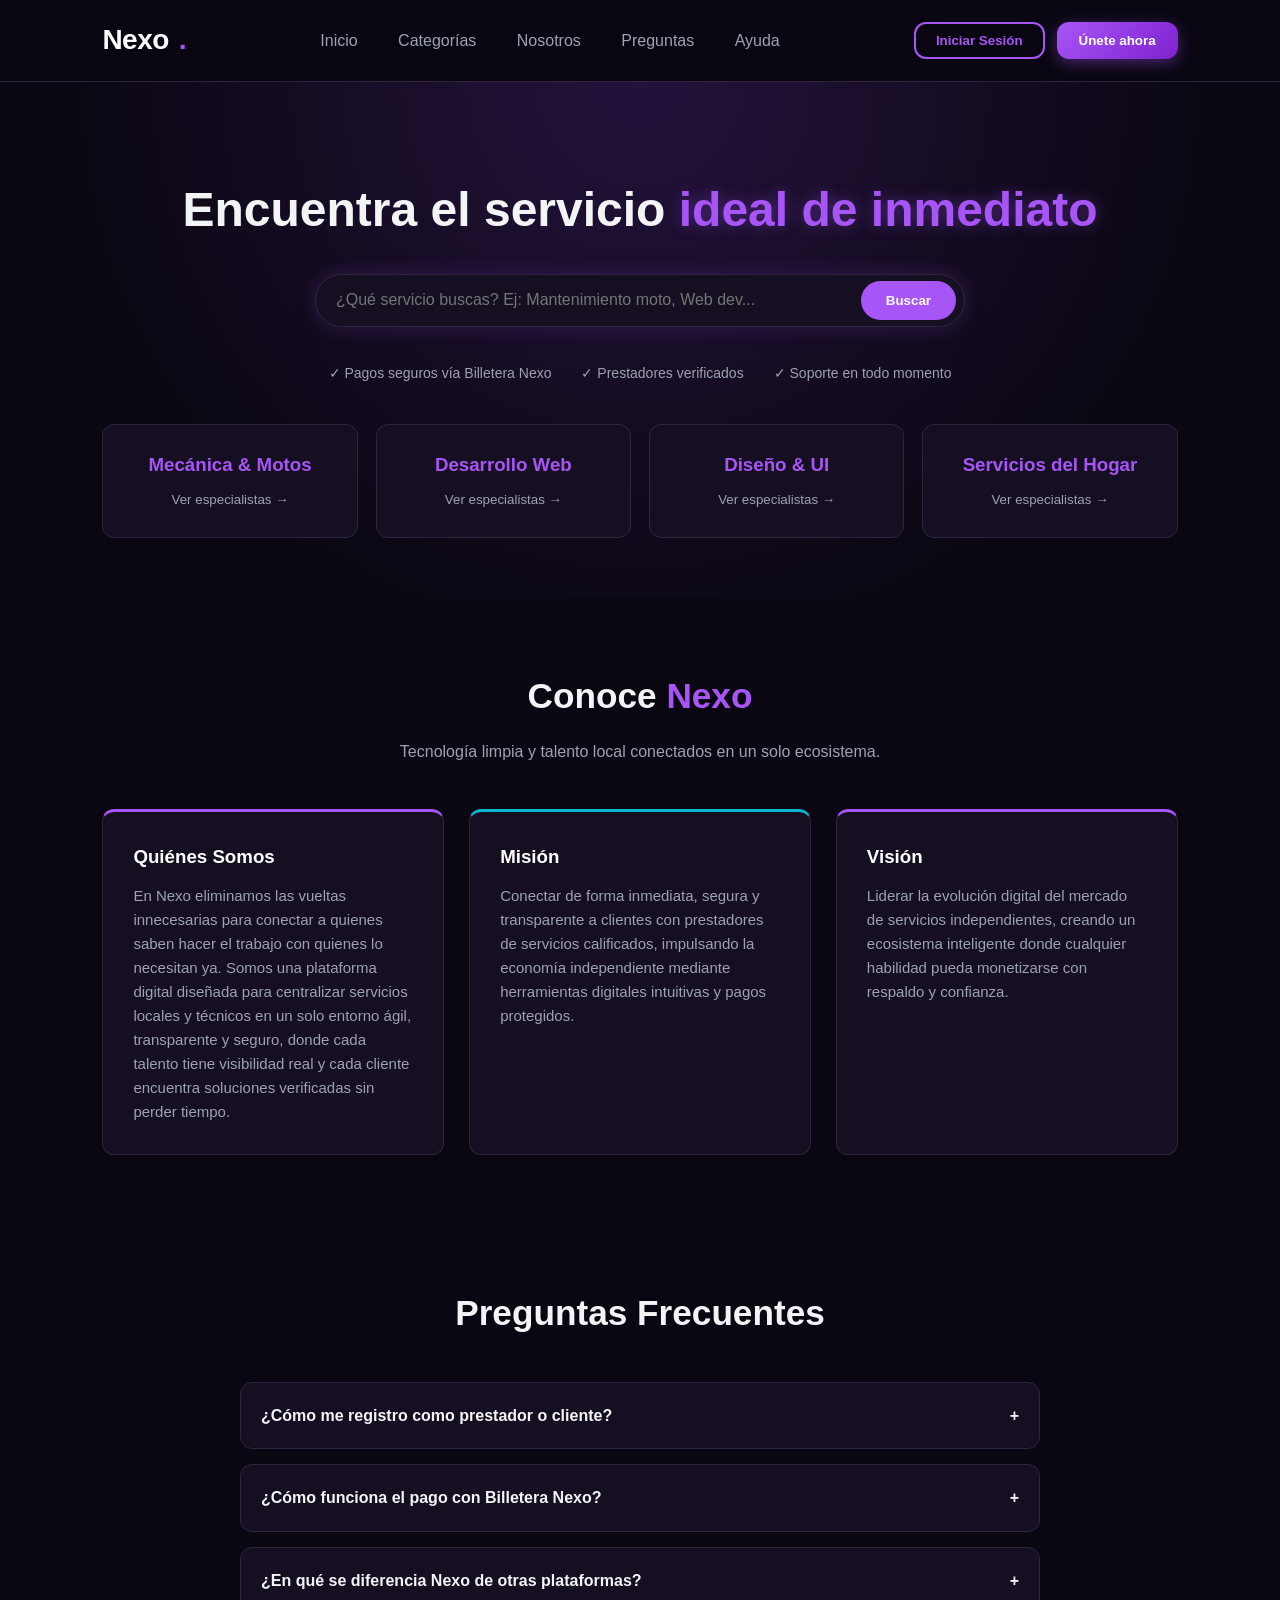
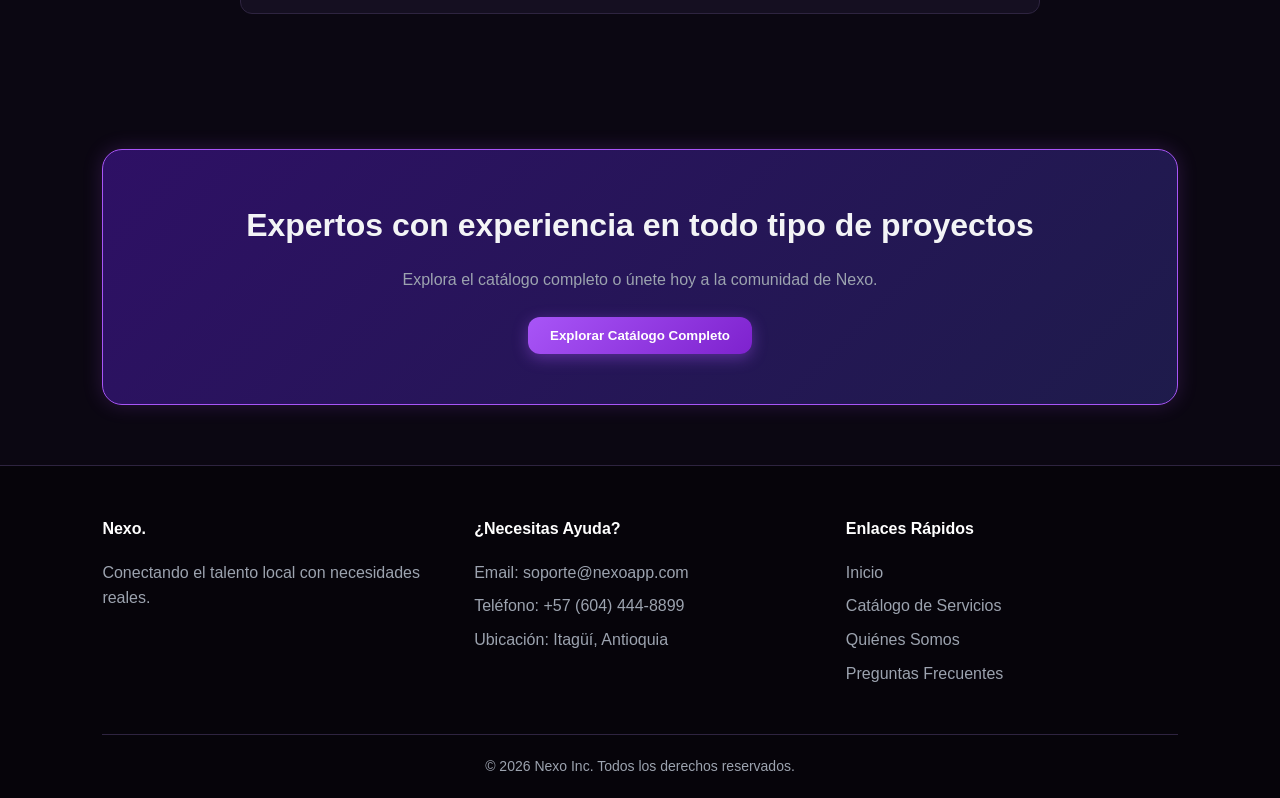
<file: index.html>
<!DOCTYPE html>
<html lang="es">
<head>
  <meta charset="UTF-8">
  <meta name="viewport" content="width=device-width, initial-scale=1.0">
  <title>Nexo | Conecta con Servicios Profesionales</title>
  <link rel="stylesheet" href="css/styles.css">
  <link rel="stylesheet" href="css/landing.css">
</head>
<body>

  <!-- Navbar -->
  <header class="navbar">
    <a href="index.html" class="logo" style="text-decoration:none; display:flex; align-items:center; gap:10px;">
      <!-- Cuando tengas tu logo, reemplaza esto por: <img src="assets/logo.png" alt="Nexo" style="height:38px;"> -->
      Nexo<span>.</span>
    </a>
    <nav>
      <a href="#inicio">Inicio</a>
      <a href="catalogo.html">Categorías</a>
      <a href="#nosotros">Nosotros</a>
      <a href="#faq">Preguntas</a>
      <a href="#contacto">Ayuda</a>
    </nav>
    <div class="nav-actions" id="navRightContainer" style="display:flex; gap:12px; align-items:center;"></div>
  </header>

  <!-- Hero tipo Fiverr Dark -->
  <section id="inicio" class="hero-fiverr">
    <h1>Encuentra el servicio <span>ideal de inmediato</span></h1>
    
    <form class="search-box" id="heroSearchForm">
      <input type="text" id="heroSearchInput" placeholder="¿Qué servicio buscas? Ej: Mantenimiento moto, Web dev...">
      <button type="submit">Buscar</button>
    </form>

    <div class="hero-features">
      <span>✓ Pagos seguros vía Billetera Nexo</span>
      <span>✓ Prestadores verificados</span>
      <span>✓ Soporte en todo momento</span>
    </div>

    <!-- Categorías Rápidas (Se dibujan automáticamente desde JS) -->
    <div id="categorias" class="categories-grid"></div>
  </section>

  <!-- Quiénes Somos, Misión y Visión -->
  <section id="nosotros" style="padding: 70px 8%;">
    <h2 style="text-align: center; font-size: 2.2rem; margin-bottom: 15px;">Conoce <span style="color:var(--purple-neon);">Nexo</span></h2>
    <p style="text-align: center; color: var(--text-muted); max-width: 750px; margin: 0 auto 45px;">
      Tecnología limpia y talento local conectados en un solo ecosistema.
    </p>

    <div style="display: grid; grid-template-columns: repeat(auto-fit, minmax(280px, 1fr)); gap: 25px;">
      <div style="background: var(--bg-card); padding: 30px; border-radius: var(--radius); border: 1px solid var(--border-color); border-top: 3px solid var(--purple-neon);">
        <h3 style="margin-bottom: 12px; color: #fff;">Quiénes Somos</h3>
        <p style="color: var(--text-muted); font-size: 15px;">
          En Nexo eliminamos las vueltas innecesarias para conectar a quienes saben hacer el trabajo con quienes lo necesitan ya. Somos una plataforma digital diseñada para centralizar servicios locales y técnicos en un solo entorno ágil, transparente y seguro, donde cada talento tiene visibilidad real y cada cliente encuentra soluciones verificadas sin perder tiempo.
        </p>
      </div>

      <div style="background: var(--bg-card); padding: 30px; border-radius: var(--radius); border: 1px solid var(--border-color); border-top: 3px solid var(--accent-cyan);">
        <h3 style="margin-bottom: 12px; color: #fff;">Misión</h3>
        <p style="color: var(--text-muted); font-size: 15px;">
          Conectar de forma inmediata, segura y transparente a clientes con prestadores de servicios calificados, impulsando la economía independiente mediante herramientas digitales intuitivas y pagos protegidos.
        </p>
      </div>

      <div style="background: var(--bg-card); padding: 30px; border-radius: var(--radius); border: 1px solid var(--border-color); border-top: 3px solid var(--purple-neon);">
        <h3 style="margin-bottom: 12px; color: #fff;">Visión</h3>
        <p style="color: var(--text-muted); font-size: 15px;">
          Liderar la evolución digital del mercado de servicios independientes, creando un ecosistema inteligente donde cualquier habilidad pueda monetizarse con respaldo y confianza.
        </p>
      </div>
    </div>
  </section>

  <!-- Preguntas Frecuentes (FAQ) -->
  <section id="faq" style="padding: 60px 8%;">
    <h2 style="text-align: center; font-size: 2.2rem; margin-bottom: 40px;">Preguntas Frecuentes</h2>
    
    <div class="faq-section">
      <div class="faq-item">
        <div class="faq-question">¿Cómo me registro como prestador o cliente? <span>+</span></div>
        <div class="faq-answer">Al hacer clic en "Únete ahora", completas tus datos y eliges tu rol. Si seleccionas Prestador, podrás publicar tus servicios inmediatamente desde tu menú superior.</div>
      </div>
      <div class="faq-item">
        <div class="faq-question">¿Cómo funciona el pago con Billetera Nexo? <span>+</span></div>
        <div class="faq-answer">Recargas saldo desde tu menú de perfil y al reservar cualquier servicio en el catálogo el valor se descuenta automáticamente de tu billetera.</div>
      </div>
      <div class="faq-item">
        <div class="faq-question">¿En qué se diferencia Nexo de otras plataformas? <span>+</span></div>
        <div class="faq-answer">Nos enfocamos en servicios locales rápidos de alto impacto con una interfaz oscura, directa, billetera integrada y calificaciones verificadas.</div>
      </div>
    </div>
  </section>

  <!-- Banner CTA Cierre -->
  <div class="cta-banner">
    <h2 style="font-size: 2rem; margin-bottom: 15px;">Expertos con experiencia en todo tipo de proyectos</h2>
    <p style="color: var(--text-muted); margin-bottom: 25px;">Explora el catálogo completo o únete hoy a la comunidad de Nexo.</p>
    <button class="btn-primary" onclick="window.location.href='catalogo.html'">Explorar Catálogo Completo</button>
  </div>

  <!-- Footer Completo -->
  <footer id="contacto" class="footer">
    <div class="footer-grid">
      <div class="footer-col">
        <h4>Nexo.</h4>
        <p>Conectando el talento local con necesidades reales.</p>
      </div>
      <div class="footer-col">
        <h4>¿Necesitas Ayuda?</h4>
        <p>Email: soporte@nexoapp.com</p>
        <p>Teléfono: +57 (604) 444-8899</p>
        <p>Ubicación: Itagüí, Antioquia</p>
      </div>
      <div class="footer-col">
        <h4>Enlaces Rápidos</h4>
        <a href="#inicio">Inicio</a>
        <a href="catalogo.html">Catálogo de Servicios</a>
        <a href="#nosotros">Quiénes Somos</a>
        <a href="#faq">Preguntas Frecuentes</a>
      </div>
    </div>
    <div class="footer-bottom">
      <p>&copy; 2026 Nexo Inc. Todos los derechos reservados.</p>
    </div>
  </footer>

  <script type="module">
    import { inicializarAutenticacionUI } from './js/authController.js';
    import { NexoService } from './js/services/NexoService.js';

    document.addEventListener('DOMContentLoaded', () => {
      inicializarAutenticacionUI();
      const nexoService = new NexoService();

      // Dibujar tarjetas de categorías dinámicamente
      const gridCategorias = document.getElementById('categorias');
      gridCategorias.innerHTML = nexoService.obtenerCategorias().map(cat => `
        <div class="category-card" onclick="window.location.href='catalogo.html?categoria=${encodeURIComponent(cat)}'">
          <h3 style="color:var(--purple-neon); margin-bottom:6px;">${cat}</h3>
          <small style="color:var(--text-muted);">Ver especialistas →</small>
        </div>
      `).join('');

      // Buscador del Hero hacia catalogo.html
      document.getElementById('heroSearchForm').addEventListener('submit', (e) => {
        e.preventDefault();
        const q = document.getElementById('heroSearchInput').value.trim();
        window.location.href = q ? `catalogo.html?busqueda=${encodeURIComponent(q)}` : 'catalogo.html';
      });

      // Acordeón FAQ
      document.querySelectorAll('.faq-question').forEach(q => {
        q.addEventListener('click', () => {
          q.parentElement.classList.toggle('active');
        });
      });
    });
  </script>
</body>
</html>
</file>
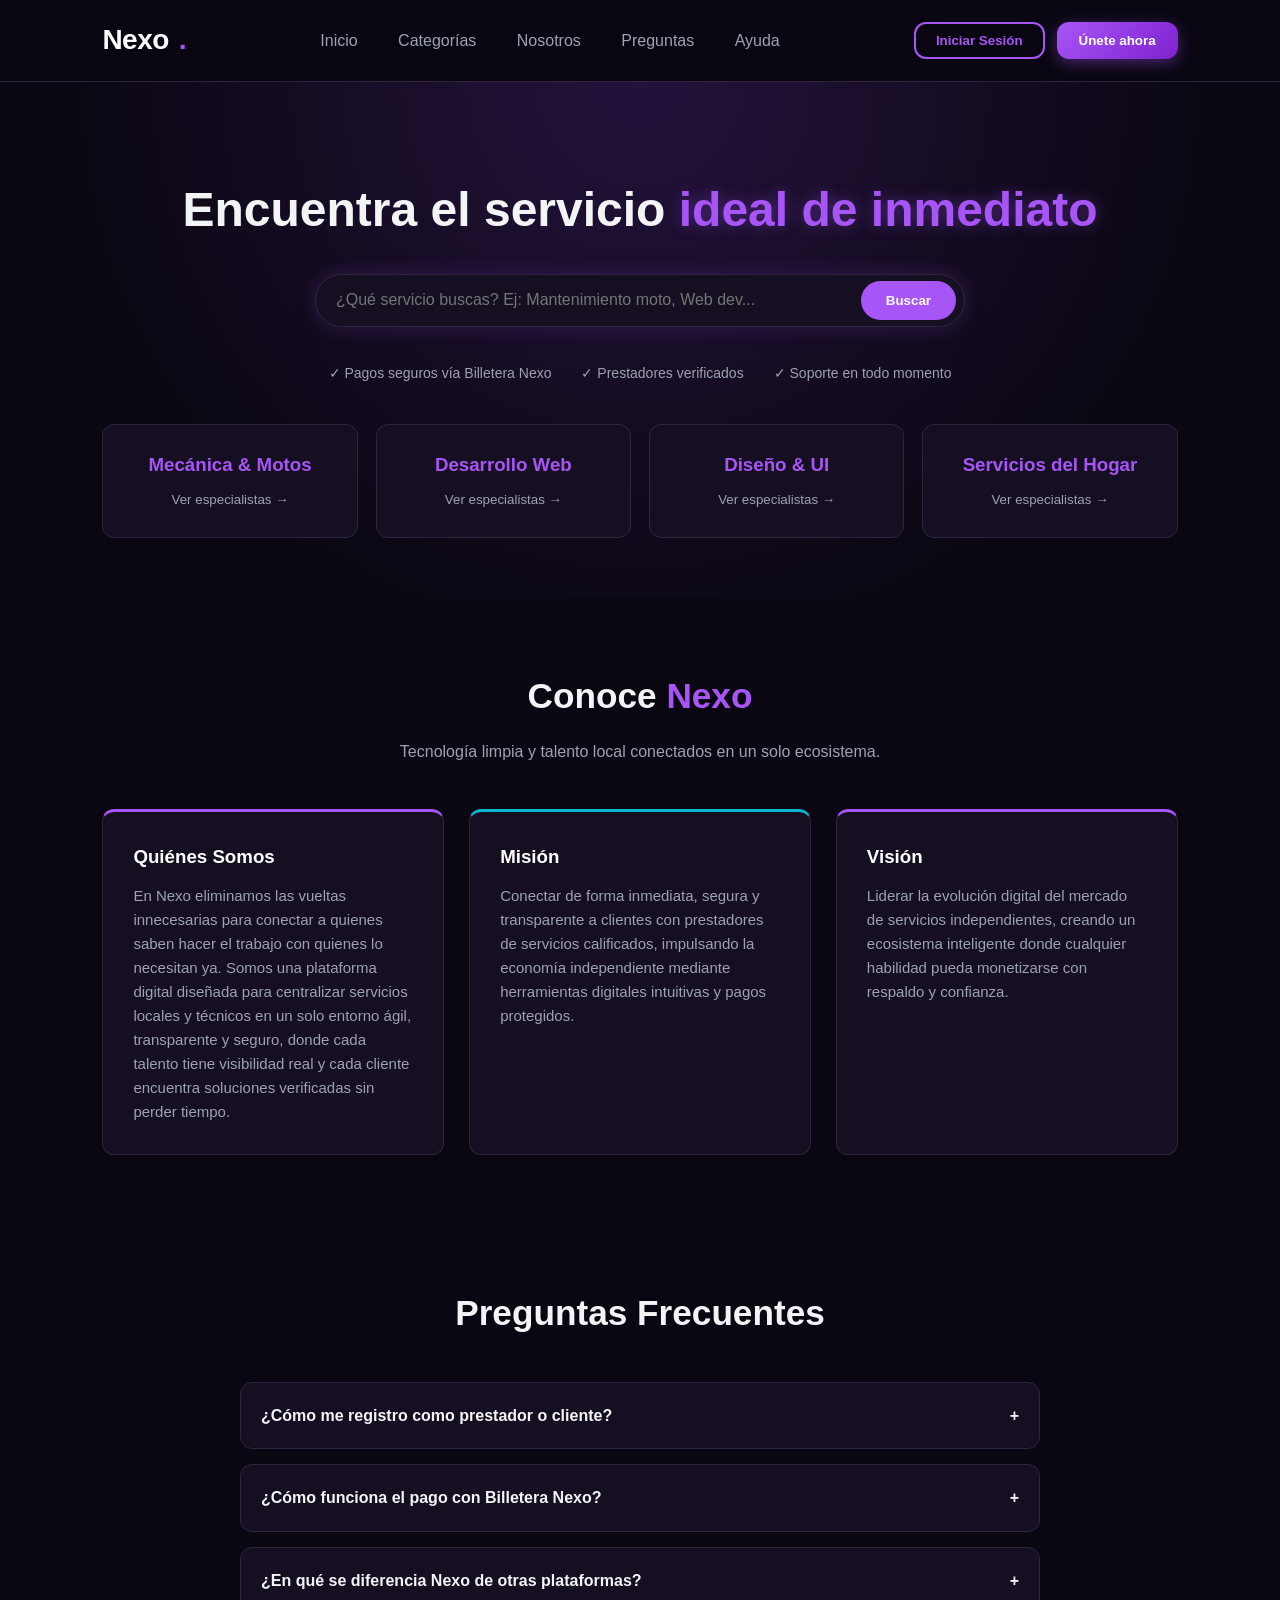
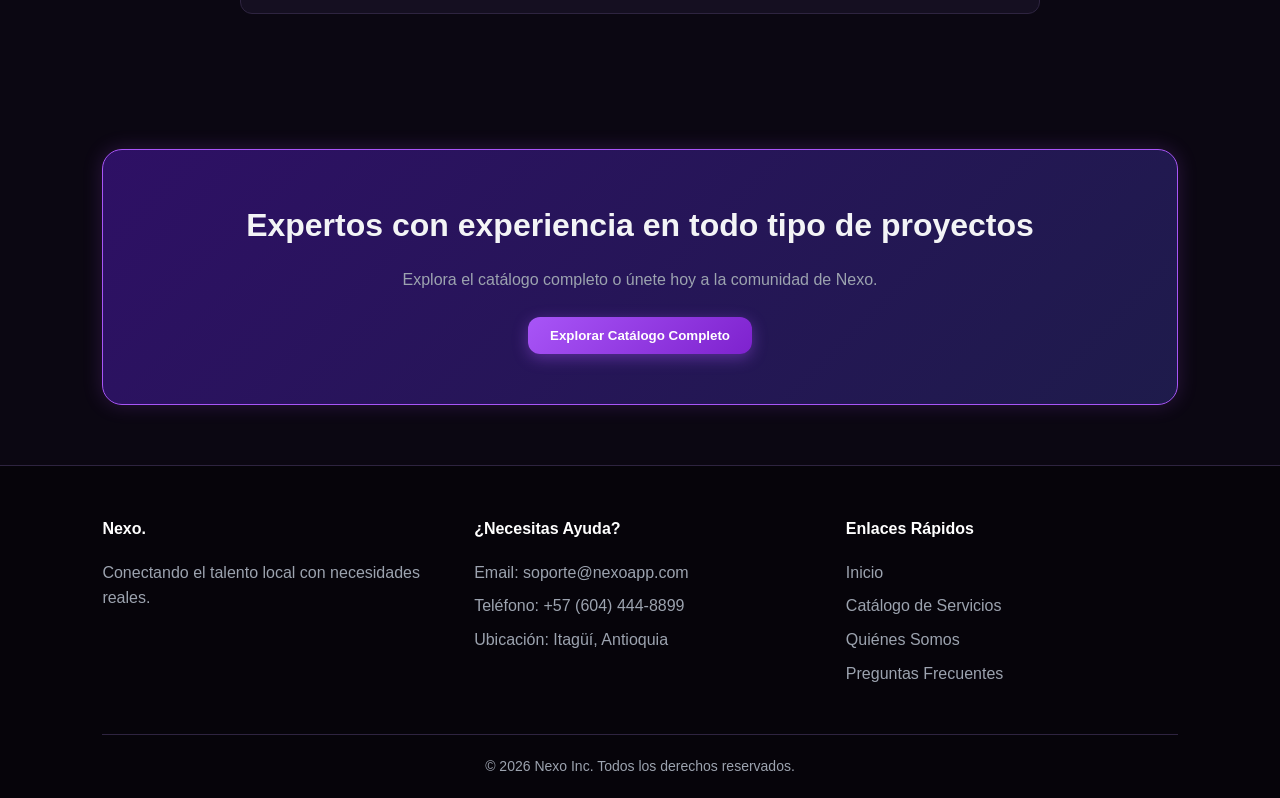
<file: panel_control.html>
<!DOCTYPE html>
<html lang="es">
<head>
  <meta charset="UTF-8">
  <meta name="viewport" content="width=device-width, initial-scale=1.0">
  <title>Nexo | Panel de Administración</title>
  <link rel="stylesheet" href="css/styles.css">
</head>
<body>

  <header style="background:var(--bg-card); border-bottom:1px solid var(--border-color); padding:16px 6%; display:flex; justify-content:space-between; align-items:center;">
    <div style="display:flex; align-items:center; gap:15px;">
      <h2 style="font-weight:900;">Nexo<span style="color:var(--purple-neon);">.</span> <small style="font-size:13px; color:var(--purple-neon); font-weight:600;">ADMIN PANEL</small></h2>
    </div>
    <div style="display:flex; align-items:center; gap:15px;">
      <span id="adminNombreLabel" style="color:var(--text-muted); font-size:14px;"></span>
      <a href="index.html" class="btn-secondary" style="text-decoration:none; padding:7px 14px; font-size:13px;">Ver Sitio</a>
      <button class="btn-danger" id="btnAdminLogout" style="padding:7px 14px; font-size:13px;">Cerrar Sesión</button>
    </div>
  </header>

  <main style="padding: 40px 6%;">
    <!-- Métricas -->
    <div style="display:grid; grid-template-columns:repeat(auto-fit, minmax(200px, 1fr)); gap:20px; margin-bottom:40px;">
      <div style="background:var(--bg-card); border:1px solid var(--border-color); padding:22px; border-radius:var(--radius);">
        <small style="color:var(--text-muted);">Usuarios Registrados</small>
        <h2 id="statUsuarios" style="font-size:2rem; color:var(--purple-neon); margin-top:5px;">0</h2>
      </div>
      <div style="background:var(--bg-card); border:1px solid var(--border-color); padding:22px; border-radius:var(--radius);">
        <small style="color:var(--text-muted);">Servicios Activos</small>
        <h2 id="statServicios" style="font-size:2rem; color:var(--accent-cyan); margin-top:5px;">0</h2>
      </div>
      <div style="background:var(--bg-card); border:1px solid var(--border-color); padding:22px; border-radius:var(--radius);">
        <small style="color:var(--text-muted);">Reservas Totales</small>
        <h2 id="statReservas" style="font-size:2rem; color:var(--accent-green); margin-top:5px;">0</h2>
      </div>
    </div>

    <!-- Gestión de Categorías -->
    <section style="background:var(--bg-card); border:1px solid var(--border-color); border-radius:var(--radius); padding:25px; margin-bottom:35px;">
      <h3 style="margin-bottom:15px;">Gestión de Categorías de Servicios</h3>
      
      <form id="formNuevaCategoria" style="display:flex; gap:12px; margin-bottom:20px; flex-wrap:wrap;">
        <input type="text" id="inputNuevaCategoria" placeholder="Ej: Fotografía & Video, Clases Particulares..." required
               style="flex:1; min-width:240px; padding:10px 14px; border-radius:8px; border:1px solid var(--border-color); background:#0f0919; color:#fff; outline:none;">
        <button type="submit" class="btn-primary">+ Crear Categoría</button>
      </form>

      <div id="listaAdminCategorias" style="display:flex; gap:10px; flex-wrap:wrap;"></div>
    </section>

    <!-- Gestión de Usuarios -->
    <section style="background:var(--bg-card); border:1px solid var(--border-color); border-radius:var(--radius); padding:25px; margin-bottom:35px; overflow-x:auto;">
      <h3 style="margin-bottom:18px;">Gestión de Usuarios Registrados</h3>
      <table style="width:100%; border-collapse:collapse; text-align:left; font-size:14px;">
        <thead>
          <tr style="border-bottom:1px solid var(--border-color); color:var(--text-muted);">
            <th style="padding:10px;">Doc ID</th>
            <th style="padding:10px;">Usuario</th>
            <th style="padding:10px;">Nombre Completo</th>
            <th style="padding:10px;">Correo</th>
            <th style="padding:10px;">Rol</th>
            <th style="padding:10px;">Billetera</th>
            <th style="padding:10px;">Acciones</th>
          </tr>
        </thead>
        <tbody id="tablaAdminUsuarios"></tbody>
      </table>
    </section>

    <!-- Moderación de Servicios -->
    <section style="background:var(--bg-card); border:1px solid var(--border-color); border-radius:var(--radius); padding:25px; overflow-x:auto;">
      <h3 style="margin-bottom:18px;">Moderación de Servicios Publicados</h3>
      <table style="width:100%; border-collapse:collapse; text-align:left; font-size:14px;">
        <thead>
          <tr style="border-bottom:1px solid var(--border-color); color:var(--text-muted);">
            <th style="padding:10px;">ID</th>
            <th style="padding:10px;">Servicio</th>
            <th style="padding:10px;">Categoría</th>
            <th style="padding:10px;">Prestador</th>
            <th style="padding:10px;">Precio</th>
            <th style="padding:10px;">Acciones</th>
          </tr>
        </thead>
        <tbody id="tablaAdminServicios"></tbody>
      </table>
    </section>
  </main>

  <script type="module">
    import { NexoService } from './js/services/NexoService.js';

    document.addEventListener('DOMContentLoaded', () => {
      const nexoService = new NexoService();
      const admin = nexoService.obtenerUsuarioSesion();

      // Protección de ruta: solo ADMIN
      if (!admin || admin.role !== 'ADMIN') {
        alert('Acceso denegado. Esta sección es exclusiva para Administradores.');
        window.location.href = 'index.html';
        return;
      }

      document.getElementById('adminNombreLabel').textContent = `Hola, ${admin.name} (@${admin.userName})`;

      function cargarDatosAdmin() {
        const usuarios = nexoService.obtenerUsuarios();
        const servicios = nexoService.obtenerServicios();
        const reservas = nexoService.obtenerReservas();
        const categorias = nexoService.obtenerCategorias();

        document.getElementById('statUsuarios').textContent = usuarios.length;
        document.getElementById('statServicios').textContent = servicios.length;
        document.getElementById('statReservas').textContent = reservas.length;

        // Renderizar Categorías
        document.getElementById('listaAdminCategorias').innerHTML = categorias.map(cat => `
          <div style="background:#0f0919; border:1px solid var(--border-color); padding:8px 14px; border-radius:50px; display:flex; align-items:center; gap:10px;">
            <span style="font-size:14px; font-weight:600;">${cat}</span>
            <button onclick="window.adminBorrarCategoria('${cat}')" style="background:none; border:none; color:var(--accent-red); cursor:pointer; font-weight:bold; font-size:15px;" title="Eliminar">&times;</button>
          </div>
        `).join('');

        // Tabla Usuarios
        document.getElementById('tablaAdminUsuarios').innerHTML = usuarios.map(u => `
          <tr style="border-bottom:1px solid var(--border-color);">
            <td style="padding:10px;">${u.docType} ${u.id}</td>
            <td style="padding:10px;">@${u.userName}</td>
            <td style="padding:10px;">${u.name} ${u.lastName}</td>
            <td style="padding:10px;">${u.email}</td>
            <td style="padding:10px;"><span style="color:var(--purple-neon); font-weight:700;">${u.role}</span></td>
            <td style="padding:10px; color:var(--accent-green);">$${Number(u.saldoBilletera).toLocaleString()}</td>
            <td style="padding:10px;">
              ${u.id !== admin.id ? `<button class="btn-danger" style="padding:4px 10px; font-size:12px;" onclick="window.adminBorrarUsuario('${u.id}')">Eliminar</button>` : '<small style="color:var(--text-muted);">Sesión actual</small>'}
            </td>
          </tr>
        `).join('');

        // Tabla Servicios
        document.getElementById('tablaAdminServicios').innerHTML = servicios.map(s => `
          <tr style="border-bottom:1px solid var(--border-color);">
            <td style="padding:10px;">#${s.idServicio}</td>
            <td style="padding:10px;">${s.nombreServicio}</td>
            <td style="padding:10px;">${s.categoriaServicio}</td>
            <td style="padding:10px;">${s.prestadorNombre}</td>
            <td style="padding:10px; color:var(--accent-green);">$${Number(s.precioServicio).toLocaleString()}</td>
            <td style="padding:10px;">
              <button class="btn-danger" style="padding:4px 10px; font-size:12px;" onclick="window.adminBorrarServicio(${s.idServicio})">Dar de baja</button>
            </td>
          </tr>
        `).join('');
      }

      document.getElementById('formNuevaCategoria').addEventListener('submit', (e) => {
        e.preventDefault();
        const nombre = document.getElementById('inputNuevaCategoria').value;
        const res = nexoService.agregarCategoria(nombre);
        alert(res.mensaje);
        if (res.ok) {
          document.getElementById('inputNuevaCategoria').value = '';
          cargarDatosAdmin();
        }
      });

      window.adminBorrarCategoria = (nombre) => {
        if (!confirm(`¿Eliminar la categoría "${nombre}"?`)) return;
        nexoService.eliminarCategoria(nombre);
        cargarDatosAdmin();
      };

      window.adminBorrarUsuario = (id) => {
        if (!confirm('¿Eliminar este usuario del sistema?')) return;
        nexoService.eliminarUsuario(id);
        cargarDatosAdmin();
      };

      window.adminBorrarServicio = (idServicio) => {
        if (!confirm('¿Eliminar este servicio del catálogo?')) return;
        nexoService.eliminarServicio(idServicio);
        cargarDatosAdmin();
      };

      document.getElementById('btnAdminLogout').addEventListener('click', () => {
        nexoService.cerrarSesion();
        window.location.href = 'index.html';
      });

      cargarDatosAdmin();
    });
  </script>
</body>
</html>
</file>
<file: css/styles.css>
:root {
  --bg-dark: #0b0712;
  --bg-card: #150f21;
  --bg-card-hover: #1e162e;
  --purple-neon: #a855f7;
  --purple-glow: rgba(168, 85, 247, 0.4);
  --accent-cyan: #06b6d4;
  --accent-green: #10b981;
  --accent-red: #ef4444;
  --text-main: #f3f4f6;
  --text-muted: #9ca3af;
  --border-color: #2e2440;
  --radius: 12px;
  --shadow-neon: 0 0 20px rgba(168, 85, 247, 0.2);
}

* {
  margin: 0;
  padding: 0;
  box-sizing: border-box;
  font-family: 'Plus Jakarta Sans', 'Segoe UI', Tahoma, sans-serif;
}

body {
  background-color: var(--bg-dark);
  color: var(--text-main);
  line-height: 1.6;
}

.hidden { display: none !important; }

/* Botones */
.btn-primary {
  background: linear-gradient(135deg, #a855f7 0%, #7e22ce 100%);
  color: #fff;
  border: none;
  padding: 11px 22px;
  border-radius: var(--radius);
  font-weight: 700;
  cursor: pointer;
  box-shadow: 0 4px 15px var(--purple-glow);
  transition: all 0.25s ease;
}

.btn-primary:hover:not(:disabled) {
  transform: translateY(-2px);
  box-shadow: 0 6px 25px rgba(168, 85, 247, 0.6);
}

.btn-primary:disabled {
  opacity: 0.5;
  cursor: not-allowed;
}

.btn-secondary {
  background: transparent;
  color: var(--purple-neon);
  border: 2px solid var(--purple-neon);
  padding: 9px 20px;
  border-radius: var(--radius);
  font-weight: 600;
  cursor: pointer;
  transition: all 0.25s ease;
}

.btn-secondary:hover {
  background: var(--purple-neon);
  color: #fff;
  box-shadow: 0 0 15px var(--purple-glow);
}

.btn-danger {
  background: rgba(239, 68, 68, 0.15);
  color: var(--accent-red);
  border: 1px solid var(--accent-red);
  padding: 10px 18px;
  border-radius: var(--radius);
  font-weight: 600;
  cursor: pointer;
  transition: 0.2s;
}

.btn-danger:hover {
  background: var(--accent-red);
  color: #fff;
}

/* Formularios Oscuros */
.form-group {
  margin-bottom: 14px;
}

.form-group label {
  display: block;
  margin-bottom: 5px;
  font-size: 13px;
  color: var(--text-muted);
  font-weight: 600;
}

.form-group input,
.form-group select,
.form-group textarea {
  width: 100%;
  padding: 10px 12px;
  border-radius: 8px;
  border: 1px solid var(--border-color);
  background: #0f0919;
  color: #fff;
  font-size: 14px;
  outline: none;
  transition: border 0.2s;
}

.form-group input:focus,
.form-group select:focus,
.form-group textarea:focus {
  border-color: var(--purple-neon);
}

.form-group input:disabled,
.form-group select:disabled {
  opacity: 0.55;
  cursor: not-allowed;
  background: #09060f;
}

.form-grid-2 {
  display: grid;
  grid-template-columns: 1fr 1fr;
  gap: 12px;
}

/* Cápsula y Dropdown de Usuario estilo Platzi */
.user-menu-wrapper {
  position: relative;
}

.user-pill {
  display: flex;
  align-items: center;
  gap: 10px;
  background: var(--bg-card);
  border: 1px solid var(--border-color);
  padding: 6px 14px 6px 8px;
  border-radius: 50px;
  cursor: pointer;
  transition: 0.25s;
}

.user-pill:hover {
  border-color: var(--purple-neon);
  box-shadow: var(--shadow-neon);
}

.user-pill img {
  width: 34px;
  height: 34px;
  border-radius: 50%;
  object-fit: cover;
  border: 2px solid var(--purple-neon);
}

.user-pill-balance {
  background: rgba(16, 185, 129, 0.15);
  color: var(--accent-green);
  padding: 3px 10px;
  border-radius: 20px;
  font-size: 13px;
  font-weight: 700;
}

.user-dropdown {
  position: absolute;
  top: 54px;
  right: 0;
  width: 280px;
  background: #181226;
  border: 1px solid var(--border-color);
  border-radius: 16px;
  padding: 18px;
  box-shadow: 0 15px 35px rgba(0, 0, 0, 0.7), var(--shadow-neon);
  z-index: 999;
}

.dropdown-header {
  border-bottom: 1px solid var(--border-color);
  padding-bottom: 12px;
  margin-bottom: 12px;
}

.dropdown-header h4 {
  font-size: 16px;
  color: #fff;
}

.dropdown-header span {
  font-size: 12px;
  color: var(--purple-neon);
  font-weight: 600;
}

.dropdown-wallet-box {
  background: #0f0919;
  border: 1px solid var(--border-color);
  border-radius: 10px;
  padding: 10px 12px;
  margin-bottom: 12px;
  display: flex;
  justify-content: space-between;
  align-items: center;
}

.dropdown-list {
  list-style: none;
}

.dropdown-list li {
  padding: 9px 10px;
  border-radius: 8px;
  font-size: 14px;
  color: var(--text-main);
  cursor: pointer;
  transition: 0.2s;
  display: flex;
  align-items: center;
  gap: 8px;
}

.dropdown-list li:hover {
  background: rgba(168, 85, 247, 0.15);
  color: var(--purple-neon);
}

.dropdown-list li.logout-item {
  margin-top: 8px;
  border-top: 1px solid var(--border-color);
  padding-top: 12px;
  color: var(--accent-red);
}

.dropdown-list li.logout-item:hover {
  background: rgba(239, 68, 68, 0.12);
}

/* Modales */
.modal {
  position: fixed;
  top: 0; left: 0; width: 100%; height: 100%;
  background: rgba(5, 3, 9, 0.85);
  backdrop-filter: blur(8px);
  display: flex; align-items: center; justify-content: center;
  z-index: 1000;
  padding: 15px;
}

.modal-content {
  background: var(--bg-card);
  border: 1px solid var(--border-color);
  padding: 28px;
  border-radius: 16px;
  width: 100%;
  max-width: 520px;
  max-height: 90vh;
  overflow-y: auto;
  position: relative;
  box-shadow: var(--shadow-neon);
}

.close-modal {
  position: absolute; top: 15px; right: 20px;
  font-size: 26px; cursor: pointer; color: var(--text-muted);
}

.close-modal:hover { color: #fff; }
/* Scrollbar personalizado Dark & Neon */
::-webkit-scrollbar {
  width: 8px;
  height: 8px;
}

::-webkit-scrollbar-track {
  background: #0b0712;
  border-radius: 10px;
}

::-webkit-scrollbar-thumb {
  background: #2e2440;
  border-radius: 10px;
  border: 2px solid #0b0712;
}

::-webkit-scrollbar-thumb:hover {
  background: var(--purple-neon);
}

/* Soporte para Firefox */
* {
  scrollbar-width: thin;
  scrollbar-color: #2e2440 #0b0712;
}

input[type="date"] {
  color-scheme: dark;
}
</file>
<file: css/landing.css>
/* Navbar */
.navbar {
  display: flex; justify-content: space-between; align-items: center;
  padding: 18px 8%;
  background: rgba(11, 7, 18, 0.9);
  backdrop-filter: blur(10px);
  border-bottom: 1px solid var(--border-color);
  position: sticky; top: 0; z-index: 100;
}

.navbar .logo {
  font-size: 28px; font-weight: 900;
  color: #fff;
  letter-spacing: -0.5px;
}
.navbar .logo span { color: var(--purple-neon); }

.navbar nav a {
  margin: 0 18px; text-decoration: none;
  color: var(--text-muted); font-weight: 500;
  transition: 0.3s;
}
.navbar nav a:hover { color: var(--purple-neon); }

/* Hero Section (Basado en Fiverr) */
.hero-fiverr {
  background: radial-gradient(circle at top, #23123b 0%, var(--bg-dark) 70%);
  padding: 90px 8% 60px;
  text-align: center;
}

.hero-fiverr h1 {
  font-size: 3rem; margin-bottom: 25px; font-weight: 800;
}
.hero-fiverr h1 span {
  color: var(--purple-neon);
  text-shadow: 0 0 15px var(--purple-glow);
}

.search-box {
  max-width: 650px; margin: 0 auto 35px;
  display: flex; background: var(--bg-card);
  border: 1px solid var(--border-color);
  border-radius: 50px; padding: 6px 8px 6px 20px;
  box-shadow: var(--shadow-neon);
}

.search-box input {
  flex: 1; background: transparent; border: none;
  outline: none; color: #fff; font-size: 16px;
}

.search-box button {
  background: var(--purple-neon); border: none;
  color: #fff; padding: 12px 25px; border-radius: 40px;
  font-weight: 700; cursor: pointer; transition: 0.3s;
}
.search-box button:hover { background: #9333ea; }

.hero-features {
  display: flex; justify-content: center; gap: 30px;
  color: var(--text-muted); font-size: 14px; flex-wrap: wrap;
}

/* Categorías populares (Cards tipo cápsula) */
.categories-grid {
  display: grid; grid-template-columns: repeat(auto-fit, minmax(160px, 1fr));
  gap: 18px; margin-top: 40px;
}

.category-card {
  background: var(--bg-card);
  border: 1px solid var(--border-color);
  padding: 25px 15px; border-radius: var(--radius);
  text-align: center; cursor: pointer; transition: 0.3s;
}

.category-card:hover {
  border-color: var(--purple-neon);
  transform: translateY(-5px);
  box-shadow: var(--shadow-neon);
}

.category-card i {
  font-size: 30px; color: var(--purple-neon); margin-bottom: 12px;
}

/* Sección FAQ Accordeón */
.faq-section {
  max-width: 800px; margin: 0 auto;
}

.faq-item {
  background: var(--bg-card);
  border: 1px solid var(--border-color);
  border-radius: var(--radius); margin-bottom: 15px; overflow: hidden;
}

.faq-question {
  padding: 20px; font-weight: 700; cursor: pointer;
  display: flex; justify-content: space-between; align-items: center;
}

.faq-answer {
  padding: 0 20px 20px; color: var(--text-muted); font-size: 15px; display: none;
}

.faq-item.active .faq-answer { display: block; }
.faq-item.active .faq-question { color: var(--purple-neon); }

/* Banner de cierre y Footer */
.cta-banner {
  background: linear-gradient(135deg, #2e1065 0%, #1e1b4b 100%);
  border: 1px solid var(--purple-neon);
  border-radius: 20px; padding: 50px 30px;
  text-align: center; margin: 60px 8%;
  box-shadow: var(--shadow-neon);
}

.footer {
  background: #06040a; border-top: 1px solid var(--border-color);
  padding: 50px 8% 20px; color: var(--text-muted);
}

.footer-grid {
  display: grid; grid-template-columns: repeat(auto-fit, minmax(200px, 1fr));
  gap: 40px; margin-bottom: 40px;
}

.footer-col h4 { color: #fff; margin-bottom: 18px; }
.footer-col p, .footer-col a { color: var(--text-muted); text-decoration: none; display: block; margin-bottom: 8px; }
.footer-col a:hover { color: var(--purple-neon); }

.footer-bottom {
  border-top: 1px solid var(--border-color);
  padding-top: 20px; text-align: center; font-size: 14px;
}
</file>
